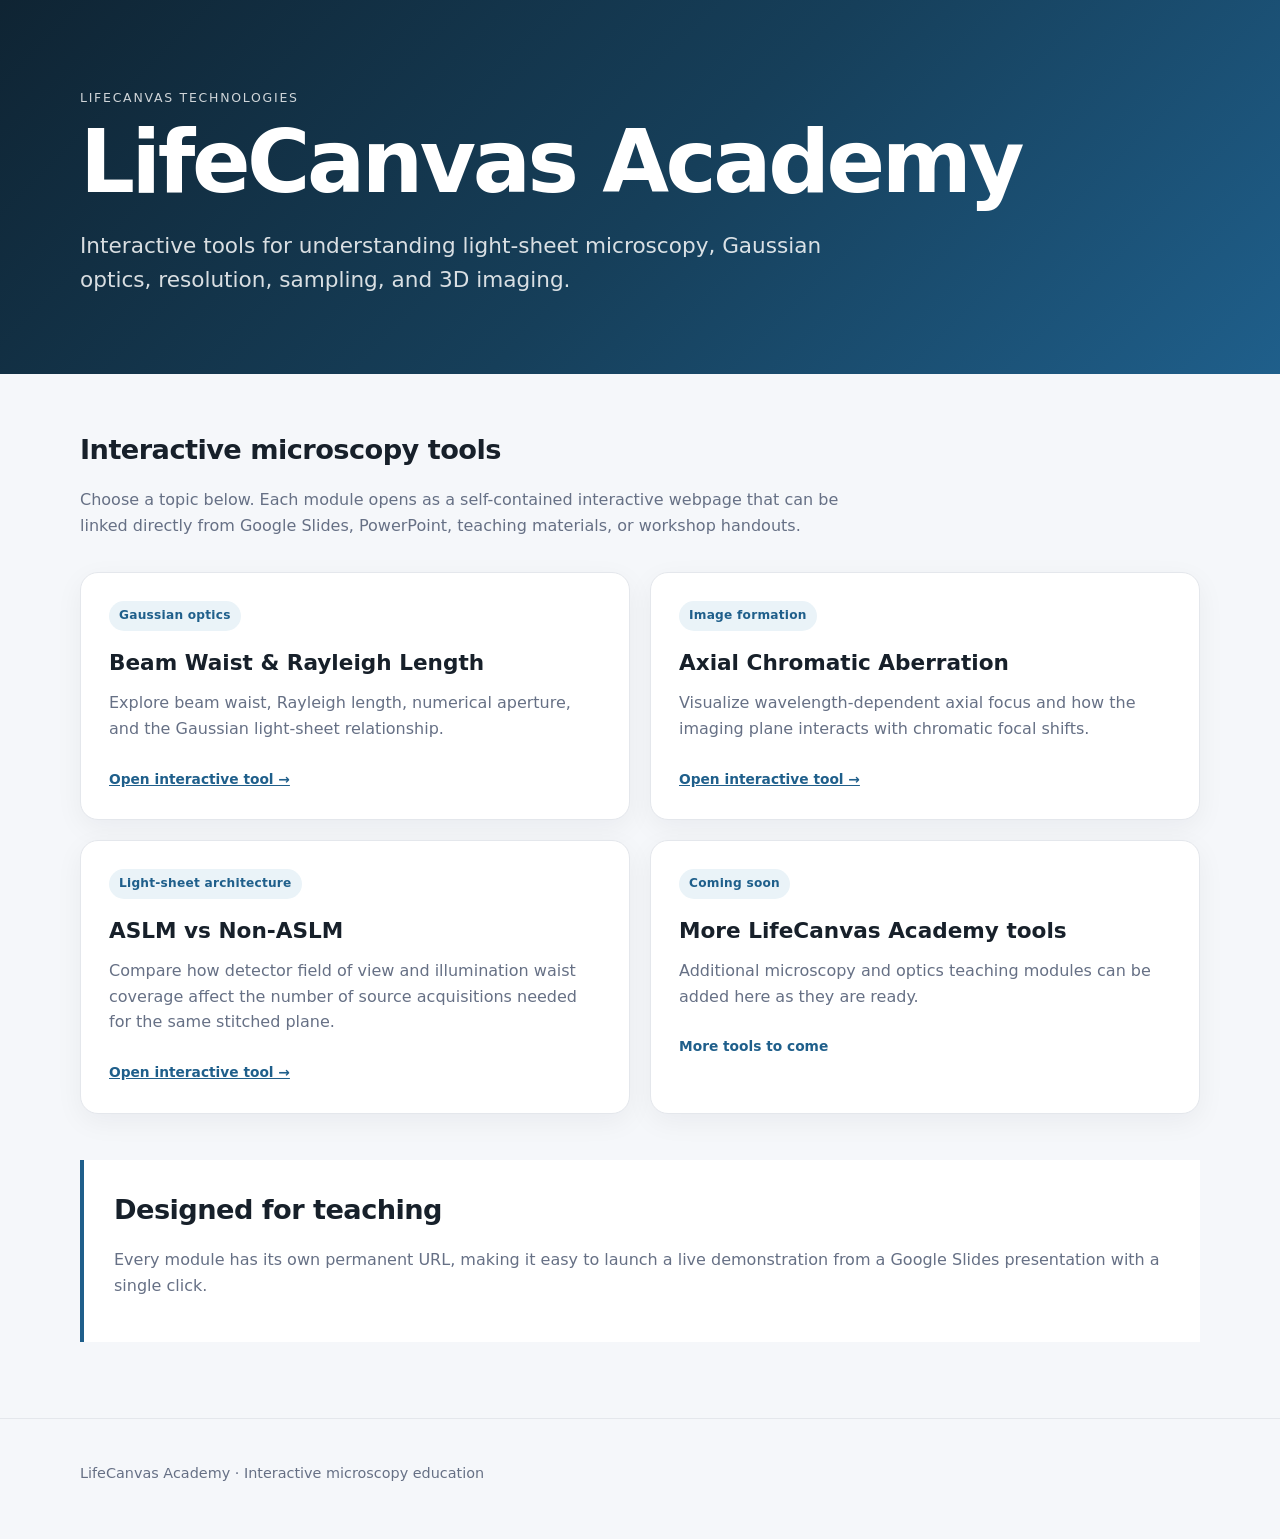
<file: index.html>
<!doctype html>
<html lang="en">
<head>
  <meta charset="utf-8">
  <meta name="viewport" content="width=device-width,initial-scale=1">
  <meta name="description" content="Interactive microscopy and optical education tools from LifeCanvas Technologies.">
  <title>LifeCanvas Academy | Interactive Microscopy Tools</title>
  <link rel="stylesheet" href="assets/styles.css">
</head>
<body>
  <header class="hero">
    <div class="wrap">
      <p class="eyebrow">LifeCanvas Technologies</p>
      <h1>LifeCanvas Academy</h1>
      <p class="lede">Interactive tools for understanding light-sheet microscopy, Gaussian optics, resolution, sampling, and 3D imaging.</p>
    </div>
  </header>

  <main class="wrap">
    <section class="intro">
      <h2>Interactive microscopy tools</h2>
      <p>Choose a topic below. Each module opens as a self-contained interactive webpage that can be linked directly from Google Slides, PowerPoint, teaching materials, or workshop handouts.</p>
    </section>

    <section class="grid" aria-label="LifeCanvas Academy tools">
      <article class="card">
        <span class="tag">Gaussian optics</span>
        <h3>Beam Waist & Rayleigh Length</h3>
        <p>Explore beam waist, Rayleigh length, numerical aperture, and the Gaussian light-sheet relationship.</p>
        <a class="status" href="beam-waist-rayleigh-length/">Open interactive tool →</a>
      </article>

      <article class="card">
        <span class="tag">Image formation</span>
        <h3>Axial Chromatic Aberration</h3>
        <p>Visualize wavelength-dependent axial focus and how the imaging plane interacts with chromatic focal shifts.</p>
        <a class="status" href="axial-chromatic-aberration/">Open interactive tool →</a>
      </article>

      <article class="card">
        <span class="tag">Light-sheet architecture</span>
        <h3>ASLM vs Non-ASLM</h3>
        <p>Compare how detector field of view and illumination waist coverage affect the number of source acquisitions needed for the same stitched plane.</p>
        <a class="status" href="aslm-vs-non-aslm/">Open interactive tool →</a>
      </article>

      <article class="card">
        <span class="tag">Coming soon</span>
        <h3>More LifeCanvas Academy tools</h3>
        <p>Additional microscopy and optics teaching modules can be added here as they are ready.</p>
        <span class="status">More tools to come</span>
      </article>
    </section>

    <section class="slides">
      <h2>Designed for teaching</h2>
      <p>Every module has its own permanent URL, making it easy to launch a live demonstration from a Google Slides presentation with a single click.</p>
    </section>
  </main>

  <footer>
    <div class="wrap">
      <p>LifeCanvas Academy · Interactive microscopy education</p>
    </div>
  </footer>
</body>
</html>
</file>
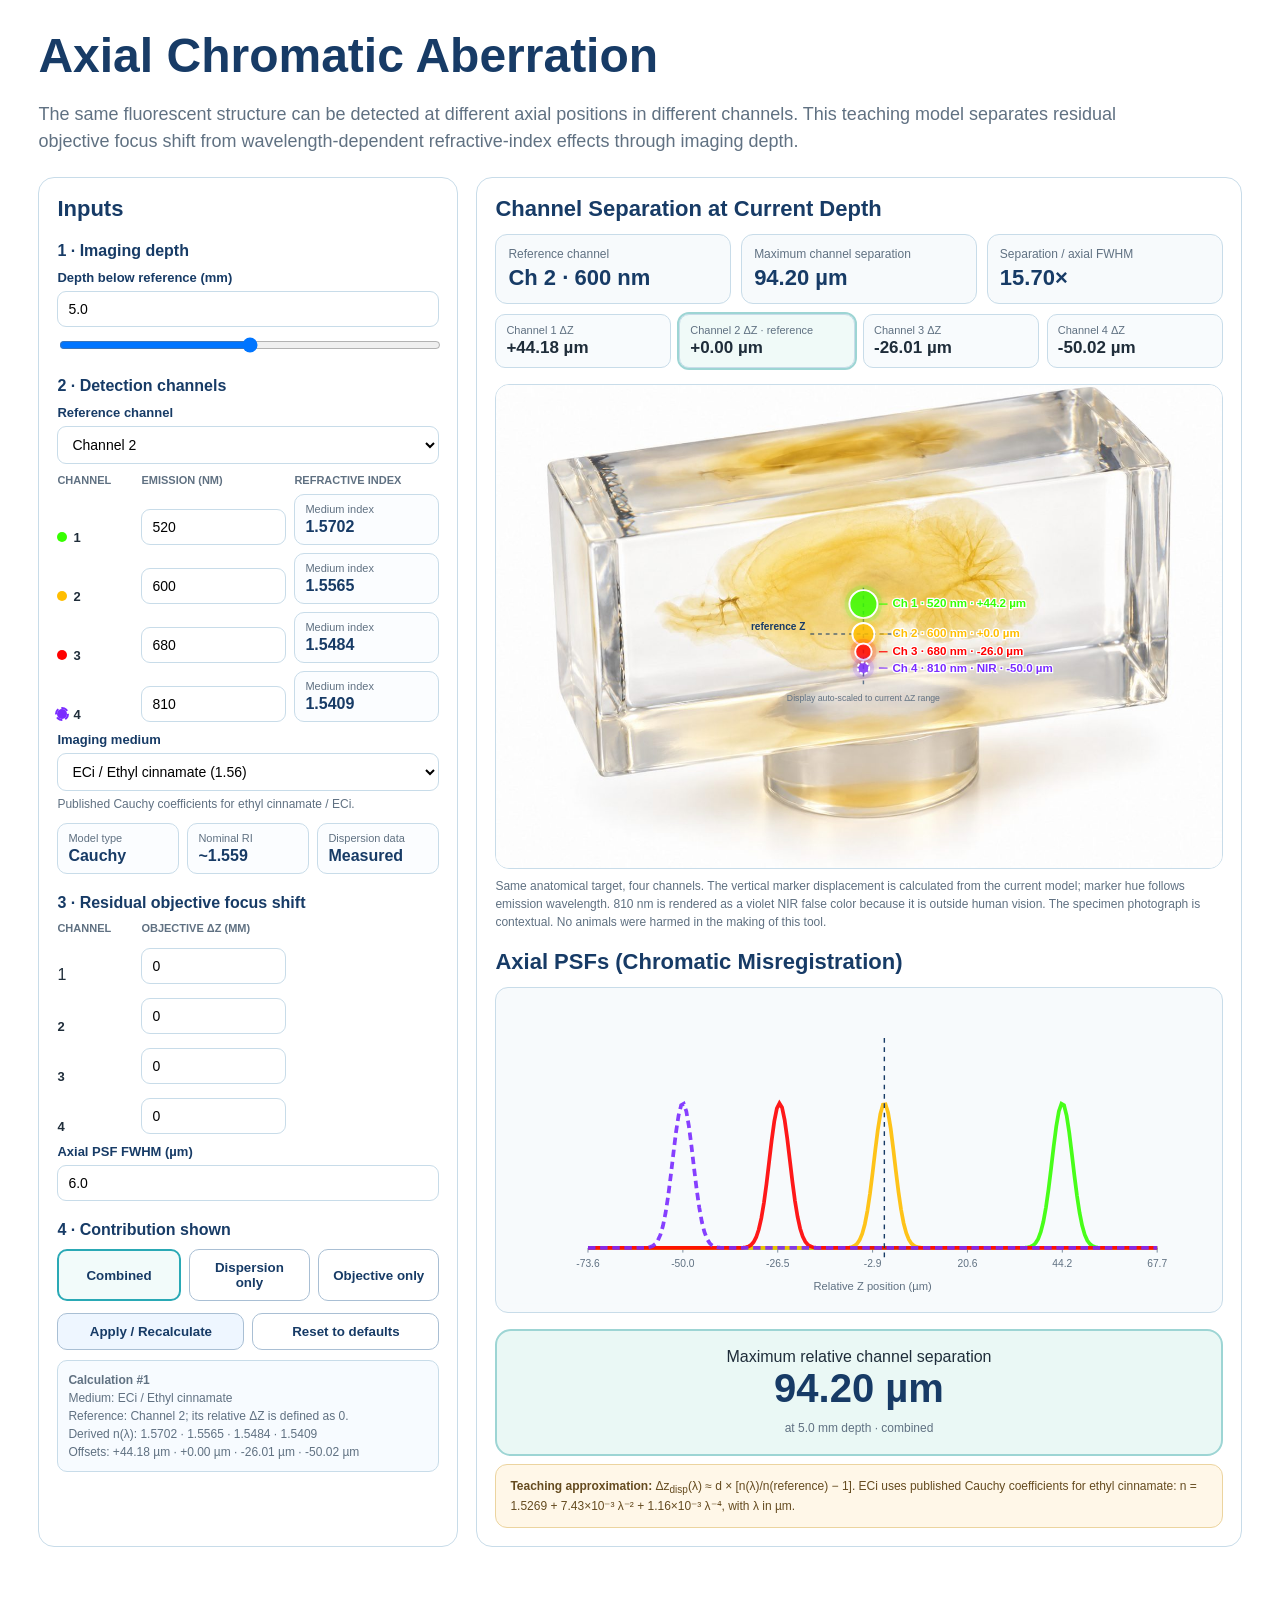
<file: axial-chromatic-aberration/index.html>
<!doctype html>
<html lang="en">
<head>
<meta charset="utf-8">
<meta name="viewport" content="width=device-width,initial-scale=1">
<title>LifeCanvas Academy — Axial Chromatic Aberration v11</title>
<style>
:root{--navy:#173b66;--teal:#2aa9b5;--text:#1f2d3a;--muted:#607182;--border:#c8dce9;--panel:#f7fafc;}
*{box-sizing:border-box}
body{margin:0;background:#fff;color:var(--text);font-family:Arial,Helvetica,sans-serif}
main{width:min(1240px,94%);margin:28px auto 54px}
h1{margin:.2rem 0 .5rem;color:var(--navy);font-size:clamp(30px,5vw,48px)}
.eyebrow{color:var(--teal);font-size:13px;font-weight:800;letter-spacing:.08em;text-transform:uppercase}
.lede{color:var(--muted);font-size:18px;line-height:1.5;max-width:1100px}
.layout{display:grid;grid-template-columns:420px minmax(0,1fr);gap:18px;margin-top:22px}
.panel{border:1px solid var(--border);border-radius:16px;padding:18px;background:#fff;min-width:0}
h2{margin:0 0 12px;color:var(--navy);font-size:22px}
h3{margin:20px 0 8px;color:var(--navy);font-size:16px}
label{display:block;margin-top:10px;color:var(--navy);font-size:13px;font-weight:800}
input[type=number],select{width:100%;margin-top:6px;padding:9px 10px;border:1px solid var(--border);border-radius:9px;font-size:14px;background:white}
input[type=range]{width:100%;margin-top:10px}
.helper{margin-top:5px;color:var(--muted);font-size:12px;line-height:1.45}
.channelGrid{display:grid;grid-template-columns:76px 1fr 1fr;gap:8px;align-items:end;margin-top:10px}
.chHead{font-size:11px;color:var(--muted);font-weight:800;text-transform:uppercase}
.chLabel{font-weight:900;font-size:13px}
.dot{display:inline-block;width:10px;height:10px;border-radius:50%;margin-right:6px}
.btnRow{display:grid;grid-template-columns:1fr 1fr;gap:8px;margin-top:12px}
button{border:1px solid #a9bfd4;border-radius:10px;padding:10px 12px;background:#eef6ff;color:var(--navy);font-weight:800;cursor:pointer}
button.secondary{background:#fff}
.status{margin-top:10px;padding:10px;border-radius:10px;background:#f7fbff;border:1px solid var(--border);font-size:12px;color:var(--muted);line-height:1.5}
.metrics{display:grid;grid-template-columns:repeat(3,1fr);gap:10px;margin-top:8px}
.metric{border:1px solid var(--border);border-radius:12px;background:var(--panel);padding:12px}
.metric .k{font-size:12px;color:var(--muted)}
.metric .v{font-size:22px;font-weight:900;color:var(--navy);margin-top:4px}
.modeRow{display:flex;gap:8px;margin-top:10px;flex-wrap:wrap}
.modeRow button{flex:1;min-width:120px;background:white}
.modeRow button.active{border:2px solid var(--teal);background:#f2fbfa}
.brainstage{position:relative;margin-top:16px;border:1px solid var(--border);border-radius:14px;overflow:hidden;background:#fff;aspect-ratio:3/2}
.brainstage img{position:absolute;inset:0;width:100%;height:100%;object-fit:cover}
.brainstage svg{position:absolute;inset:0;width:100%;height:100%}
.section{margin-top:18px}
.svgwrap{border:1px solid var(--border);border-radius:13px;background:var(--panel);padding:8px}
svg{display:block;width:100%;height:auto}
.equation{margin-top:16px;border:2px solid #9dd5d4;border-radius:16px;background:#eaf8f5;padding:17px;text-align:center}
.equation .result{font-size:40px;font-weight:900;color:var(--navy)}
.caption,.note{font-size:12px;color:var(--muted);line-height:1.5;margin-top:8px}
.note{padding:12px 14px;border:1px solid #ecd49f;border-radius:12px;background:#fff7e8;color:#654b1f}
.offsetGrid{display:grid;grid-template-columns:repeat(4,1fr);gap:8px;margin:10px 0 0}
.offsetCard{border:1px solid var(--border);border-radius:10px;background:#f8fbfd;padding:9px 10px}
.offsetCard .ocK{font-size:11px;color:var(--muted)}
.offsetCard .ocV{font-size:17px;font-weight:900;margin-top:2px}
.offsetCard.ref{outline:2px solid #9dd5d4;background:#f0faf8}
.miniCards{display:grid;grid-template-columns:repeat(3,1fr);gap:8px;margin-top:10px}
.mini{border:1px solid var(--border);border-radius:10px;background:#fbfdff;padding:8px 10px}
.mini .k{font-size:11px;color:var(--muted)}
.mini .v{font-size:16px;font-weight:900;color:var(--navy);margin-top:3px}
@media(max-width:980px){.layout{grid-template-columns:1fr}}
@media(max-width:650px){.metrics,.channelGrid,.offsetGrid,.miniCards{grid-template-columns:1fr}}
</style>
</head>
<body>
<main>

<h1>Axial Chromatic Aberration</h1>
<p class="lede">The same fluorescent structure can be detected at different axial positions in different channels. This teaching model separates residual objective focus shift from wavelength-dependent refractive-index effects through imaging depth.</p>
<div class="layout">
<section class="panel">
<h2>Inputs</h2>
<h3>1 · Imaging depth</h3>
<label for="depth">Depth below reference (mm)</label><input id="depth" type="number" min="0" max="20" step="0.1" value="5.0">
<input id="depthSlider" type="range" min="0" max="10" step="0.1" value="5.0">
<h3>2 · Detection channels</h3>
<label for="refChannel">Reference channel</label>
<select id="refChannel"><option value="0">Channel 1</option><option value="1" selected>Channel 2</option><option value="2">Channel 3</option><option value="3">Channel 4</option></select>
<div class="channelGrid">
<div class="chHead">Channel</div><div class="chHead">Emission (nm)</div><div class="chHead">Refractive Index</div>
<div class="chLabel"><span class="dot" id="dot1"></span>1</div><input id="wl1" type="number" value="520" step="1"><div class="mini"><div class="k">Medium index</div><div class="v" id="n1disp">—</div></div>
<div class="chLabel"><span class="dot" id="dot2"></span>2</div><input id="wl2" type="number" value="600" step="1"><div class="mini"><div class="k">Medium index</div><div class="v" id="n2disp">—</div></div>
<div class="chLabel"><span class="dot" id="dot3"></span>3</div><input id="wl3" type="number" value="680" step="1"><div class="mini"><div class="k">Medium index</div><div class="v" id="n3disp">—</div></div>
<div class="chLabel"><span class="dot" id="dot4"></span>4</div><input id="wl4" type="number" value="810" step="1"><div class="mini"><div class="k">Medium index</div><div class="v" id="n4disp">—</div></div>
</div>
<label for="medium">Imaging medium</label>
<select id="medium">
<option value="water">Water (1.33)</option>
<option value="glycerol">Glycerol (1.47)</option>
<option value="easyindex">EasyIndex (1.52)</option>
<option value="dbe">DBE / Dibenzyl ether (1.56)</option>
<option value="eci" selected>ECi / Ethyl cinnamate (1.56)</option>
</select>
<div class="helper" id="mediumHelper">The tool derives n(λ) from the selected medium model at the four emission wavelengths. Channel colors follow wavelength; wavelengths beyond the visible range are shown using an explicit NIR false-color convention.</div>
<div class="miniCards">
<div class="mini"><div class="k">Model type</div><div class="v" id="modelType">—</div></div>
<div class="mini"><div class="k">Nominal RI</div><div class="v" id="nominalRi">—</div></div>
<div class="mini"><div class="k">Dispersion data</div><div class="v" id="modelStatus">—</div></div>
</div>
<h3>3 · Residual objective focus shift</h3>
<div class="channelGrid">
<div class="chHead">Channel</div><div class="chHead">Objective ΔZ (µm)</div><div></div>
<div class="ch Label">1</div><input id="obj1" type="number" value="0" step="0.1"><div></div>
<div class="chLabel">2</div><input id="obj2" type="number" value="0" step="0.1"><div></div>
<div class="chLabel">3</div><input id="obj3" type="number" value="0" step="0.1"><div></div>
<div class="chLabel">4</div><input id="obj4" type="number" value="0" step="0.1"><div></div>
</div>
<label for="fwhm">Axial PSF FWHM (µm)</label><input id="fwhm" type="number" min="0.2" value="6.0" step="0.1">
<h3>4 · Contribution shown</h3>
<div class="modeRow"><button type="button" data-mode="combined" class="active">Combined</button><button type="button" data-mode="disp">Dispersion only</button><button type="button" data-mode="obj">Objective only</button></div>
<div class="btnRow"><button id="applyBtn" type="button">Apply / Recalculate</button><button id="resetBtn" type="button" class="secondary">Reset to defaults</button></div>
<div class="status" id="status">Calculation not yet run.</div>
</section>
<section class="panel">
<h2>Channel Separation at Current Depth</h2>
<div class="metrics">
<div class="metric"><div class="k">Reference channel</div><div class="v" id="mRef">—</div></div>
<div class="metric"><div class="k">Maximum channel separation</div><div class="v" id="mSep">—</div></div>
<div class="metric"><div class="k">Separation / axial FWHM</div><div class="v" id="mFrac">—</div></div>
</div>
<div class="offsetGrid" aria-live="polite">
<div class="offsetCard" id="offCard1"><div class="ocK">Channel 1 ΔZ</div><div class="ocV" id="off1">—</div></div>
<div class="offsetCard" id="offCard2"><div class="ocK">Channel 2 ΔZ</div><div class="ocV" id="off2">—</div></div>
<div class="offsetCard" id="offCard3"><div class="ocK">Channel 3 ΔZ</div><div class="ocV" id="off3">—</div></div>
<div class="offsetCard" id="offCard4"><div class="ocK">Channel 4 ΔZ</div><div class="ocV" id="off4">—</div></div>
</div>
<div class="brainstage">
<img src="[data-uri]">
<svg id="brainSvg" viewBox="0 0 1500 1000" aria-label="Axial channel displacement in a cleared mouse brain">
<defs><filter id="glow"><feGaussianBlur stdDeviation="9" result="b"/><feMerge><feMergeNode in="b"/><feMergeNode in="SourceGraphic"/></feMerge></filter></defs>
<line x1="760" y1="420" x2="760" y2="620" stroke="#173b66" stroke-width="3" stroke-dasharray="8 8" opacity=".65"/>
<g id="brainMarkers"></g>
</svg>
</div>
<div class="caption">Same anatomical target, four channels. The vertical marker displacement is calculated from the current model; marker hue follows emission wavelength. 810 nm is rendered as a violet NIR false color because it is outside human vision. The specimen photograph is contextual. No animals were harmed in the making of this tool.</div>
<div class="section">
<h2>Axial PSFs (Chromatic Misregistration)</h2>
<div class="svgwrap"><svg id="focusSvg" viewBox="0 0 760 330"><rect width="760" height="330" fill="#f7fafc"/><line x1="90" y1="270" x2="700" y2="270" stroke="#789" stroke-width="1.5"/><g id="ticks"></g><g id="curves"></g><line id="refLine" x1="395" y1="45" x2="395" y2="285" stroke="#173b66" stroke-width="1.5" stroke-dasharray="5 5"/><text x="395" y="315" text-anchor="middle" fill="#607182" font-size="12">Relative Z position (µm)</text></svg></div>
</div>
<div class="equation"><div>Maximum relative channel separation</div><div class="result" id="eqResult">—</div><div id="eqSub" class="caption"></div></div>
<div class="note" id="formulaNote"><b>Teaching approximation:</b> Δz<sub>disp</sub>(λ) ≈ d × [n(λ)/n(reference) − 1]. The medium model supplies n(λ). This is deliberately a paraxial estimator, not a complete high-NA, multi-interface PSF calculation.</div>
</section>
</div>
</main>
<script>
(()=>{
'use strict';
const defaults={depth:'5.0',refChannel:'1',wl1:'520',wl2:'600',wl3:'680',wl4:'810',medium:'eci',obj1:'0',obj2:'0',obj3:'0',obj4:'0',fwhm:'6.0'};
function wavelengthColor(wl){
  // Approximate visible-spectrum RGB (380–780 nm). NIR is intentionally false-colored violet.
  if(wl>780) return '#7a2cff';
  if(wl<380) return '#59636e';
  let r=0,g=0,b=0;
  if(wl<440){r=-(wl-440)/(440-380); b=1;}
  else if(wl<490){g=(wl-440)/(490-440); b=1;}
  else if(wl<510){g=1; b=-(wl-510)/(510-490);}
  else if(wl<580){r=(wl-510)/(580-510); g=1;}
  else if(wl<645){r=1; g=-(wl-645)/(645-580);}
  else {r=1;}
  let factor=1;
  if(wl<420) factor=0.3+0.7*(wl-380)/(420-380);
  else if(wl>700) factor=0.3+0.7*(780-wl)/(780-700);
  const gamma=0.8, cv=x=>Math.round(255*Math.pow(Math.max(0,x*factor),gamma));
  return `rgb(${cv(r)}, ${cv(g)}, ${cv(b)})`;
}
function isNIR(wl){return wl>780;}

const $=id=>document.getElementById(id);
let mode='combined';
let renderCount=0;
const media={
water:{available:true,label:'Water', nominal:'~1.333', modelType:'Sellmeier', status:'Measured', helper:'Measured Sellmeier model for water (20 °C).', note:'Water uses a four-term Sellmeier model (Daimon/Masumura style coefficients).', n: wl=>{const l=wl/1000, l2=l*l; return Math.sqrt(1 + 0.5684027565*l2/(l2-0.005101829712) + 0.1726177391*l2/(l2-0.01821153936) + 0.02086189578*l2/(l2-0.02620722293) + 0.1130748688*l2/(l2-10.69792721));}},
glycerol:{available:true,label:'Glycerol', nominal:'~1.473', modelType:'Cauchy', status:'Approx. fit', helper:'Approximate visible-range Cauchy fit for glycerol.', note:'Glycerol uses an approximate visible-range Cauchy fit anchored to typical literature values near the F, d, and C Fraunhofer lines.', n: wl=>{const l=wl/1000; return 1.4607920437 + 0.0047515605/(l*l) - 0.0001898814/(l*l*l*l);}},
easyindex:{available:true,label:'EasyIndex', nominal:'1.52', modelType:'Cauchy fit', status:'Cargille E Line', helper:'EasyIndex surrogate using Cargille Series E nD 1.5200 Cauchy dispersion model.', note:'EasyIndex does not currently have a published wavelength-resolved dispersion model in this tool. For teaching, it is modeled with Cargille Series E nD = 1.5200 as a nominal-RI-matched surrogate: n(λ) = 1.495639 + 6086.486/λ² + 8.24232×10⁸/λ⁴, with λ in nm. This is a surrogate, not a measurement of EasyIndex.', n: wl=>1.495639 + 6086.486/(wl*wl) + 8.24232e8/(wl*wl*wl*wl)},
dbe:{available:true,label:'DBE / Dibenzyl ether', nominal:'~1.563', modelType:'Cauchy', status:'Provisional', helper:'Provisional visible-range Cauchy approximation for DBE.', note:'DBE currently uses a provisional visible-range Cauchy approximation chosen to preserve its high nominal RI and stronger dispersion than ECi. Treat this as a teaching approximation, not a validated spectral measurement set.', n: wl=>{const l=wl/1000; return 1.5514867707 + 0.0018990812/(l*l) + 0.0006686883/(l*l*l*l);}},
eci:{available:true,label:'ECi / Ethyl cinnamate', nominal:'~1.559', modelType:'Cauchy', status:'Measured', helper:'Published Cauchy coefficients for ethyl cinnamate / ECi.', note:'ECi uses published Cauchy coefficients for ethyl cinnamate: n = 1.5269 + 7.43×10⁻³ λ⁻² + 1.16×10⁻³ λ⁻⁴, with λ in µm.', n: wl=>{const l=wl/1000; return 1.5269 + 0.00743/(l*l) + 0.00116/(l*l*l*l);}}
};
function num(id,fb){const v=Number($(id).value); return Number.isFinite(v)?v:fb;}
function fmt(v,d=2){return `${v>=0?'+':''}${v.toFixed(d)} µm`;}
function getState(){
const depth=Math.max(0,num('depth',5));
const ref=Math.max(0,Math.min(3,parseInt($('refChannel').value,10)||0));
const wl=[num('wl1',520),num('wl2',600),num('wl3',680),num('wl4',810)];
const mediumKey=media[$('medium').value] ? $('medium').value : 'eci';
const medium=media[mediumKey];
const n=wl.map(w=>medium.n(w));
const obj=[num('obj1',0),num('obj2',0),num('obj3',0),num('obj4',0)];
const fwhm=Math.max(.2,num('fwhm',6));
const nref=n[ref];
const canDisp=!!medium.available;
const disp=canDisp ? n.map(v=>depth*1000*(v/nref-1)) : null;
const objRel=obj.map(v=>v-obj[ref]);
const combined=canDisp ? disp.map((v,i)=>v+objRel[i]) : null;
const offsets=mode==='obj' ? objRel : (canDisp ? (mode==='disp' ? disp : combined) : null);
const colors=wl.map(wavelengthColor);
return {depth,ref,wl,colors,medium,mediumKey,n,obj,fwhm,canDisp,disp,objRel,combined,offsets};
}
function drawBrain(s){
const g=$('brainMarkers'); g.innerHTML=''; const ns='http://www.w3.org/2000/svg';
if(!s.offsets){
const t1=document.createElementNS(ns,'text'); t1.setAttribute('x','750'); t1.setAttribute('y','500'); t1.setAttribute('text-anchor','middle'); t1.setAttribute('font-size','28'); t1.setAttribute('font-weight','900'); t1.setAttribute('fill','#173b66'); t1.textContent='Dispersion model unavailable'; g.appendChild(t1);
const t2=document.createElementNS(ns,'text'); t2.setAttribute('x','750'); t2.setAttribute('y','536'); t2.setAttribute('text-anchor','middle'); t2.setAttribute('font-size','20'); t2.setAttribute('fill','#607182'); t2.textContent='Nominal RI alone cannot predict channel Z separation.'; g.appendChild(t2);
return;
}
const vals=s.offsets; const min=Math.min(...vals,0), max=Math.max(...vals,0), sep=Math.max(1e-9,max-min);
const top=430,bottom=610,x=760,pad=sep<1e-6?1:sep*.18,lo=min-pad,hi=max+pad;
const mapY=v=>bottom-(v-lo)/(hi-lo)*(bottom-top);
const y0=sep<1e-6?(top+bottom)/2:mapY(0);
const baseline=document.createElementNS(ns,'line'); baseline.setAttribute('x1','650'); baseline.setAttribute('x2','875'); baseline.setAttribute('y1',y0); baseline.setAttribute('y2',y0); baseline.setAttribute('stroke','#173b66'); baseline.setAttribute('stroke-width','3'); baseline.setAttribute('stroke-dasharray','8 8'); baseline.setAttribute('opacity','.70'); g.appendChild(baseline);
const zlab=document.createElementNS(ns,'text'); zlab.setAttribute('x','640'); zlab.setAttribute('y',y0-8); zlab.setAttribute('text-anchor','end'); zlab.setAttribute('font-size','21'); zlab.setAttribute('font-weight','800'); zlab.setAttribute('fill','#173b66'); zlab.textContent='reference Z'; g.appendChild(zlab);
const markers=vals.map((v,i)=>({i,v,y:sep<1e-6?(top+bottom)/2:mapY(v)}));
const labelPos=markers.slice().sort((a,b)=>a.y-b.y).map(o=>({...o,ly:o.y}));
const gap=34;
for(let k=1;k<labelPos.length;k++) if(labelPos[k].ly-labelPos[k-1].ly<gap) labelPos[k].ly=labelPos[k-1].ly+gap;
const overflow=labelPos[labelPos.length-1].ly-(bottom+20); if(overflow>0) labelPos.forEach(o=>o.ly-=overflow);
const under=(top-20)-labelPos[0].ly; if(under>0) labelPos.forEach(o=>o.ly+=under);
const lyByI=Object.fromEntries(labelPos.map(o=>[o.i,o.ly])); const radii=[29,23,17,12];
markers.forEach(({i,v,y})=>{
const halo=document.createElementNS(ns,'circle'); halo.setAttribute('cx',x); halo.setAttribute('cy',y); halo.setAttribute('r',radii[i]+10); halo.setAttribute('fill',s.colors[i]); halo.setAttribute('fill-opacity','.15'); halo.setAttribute('filter','url(#glow)'); g.appendChild(halo);
const c=document.createElementNS(ns,'circle'); c.setAttribute('cx',x); c.setAttribute('cy',y); c.setAttribute('r',radii[i]); c.setAttribute('fill',s.colors[i]); c.setAttribute('fill-opacity','.78'); c.setAttribute('stroke','#fff'); c.setAttribute('stroke-width','4'); if(isNIR(s.wl[i])) c.setAttribute('stroke-dasharray','6 4'); g.appendChild(c);
const ly=lyByI[i];
const connector=document.createElementNS(ns,'line'); connector.setAttribute('x1',x+32); connector.setAttribute('y1',y); connector.setAttribute('x2','810'); connector.setAttribute('y2',ly); connector.setAttribute('stroke',s.colors[i]); connector.setAttribute('stroke-width','3'); connector.setAttribute('opacity','.8'); g.appendChild(connector);
const t=document.createElementNS(ns,'text'); t.setAttribute('x','820'); t.setAttribute('y',ly+7); t.setAttribute('fill',s.colors[i]); t.setAttribute('font-size','24'); t.setAttribute('font-weight','900'); t.setAttribute('paint-order','stroke'); t.setAttribute('stroke','#fff'); t.setAttribute('stroke-width','5'); t.textContent=`Ch ${i+1} · ${s.wl[i].toFixed(0)} nm${isNIR(s.wl[i])?' · NIR':''} · ${fmt(v,1)}`; g.appendChild(t);
});
const scale=document.createElementNS(ns,'text'); scale.setAttribute('x','760'); scale.setAttribute('y','655'); scale.setAttribute('text-anchor','middle'); scale.setAttribute('font-size','18'); scale.setAttribute('fill','#607182'); scale.textContent=sep<1e-6?'Channels coincide at the reference Z':'Display auto-scaled to current ΔZ range'; g.appendChild(scale);
}
function drawPSF(s){
const ticks=$('ticks'), curves=$('curves'); ticks.innerHTML=''; curves.innerHTML='';
if(!s.offsets){
$('refLine').setAttribute('x1','395'); $('refLine').setAttribute('x2','395');
const ns='http://www.w3.org/2000/svg';
const t=document.createElementNS(ns,'text'); t.setAttribute('x','395'); t.setAttribute('y','150'); t.setAttribute('text-anchor','middle'); t.setAttribute('font-size','20'); t.setAttribute('font-weight','800'); t.setAttribute('fill','#173b66'); t.textContent='No spectral dispersion model for this medium'; curves.appendChild(t);
const t2=document.createElementNS(ns,'text'); t2.setAttribute('x','395'); t2.setAttribute('y','178'); t2.setAttribute('text-anchor','middle'); t2.setAttribute('font-size','13'); t2.setAttribute('fill','#607182'); t2.textContent='Use objective-only mode, or select a medium with wavelength-dependent n(λ).'; curves.appendChild(t2);
return;
}
const lo=Math.min(...s.offsets), hi=Math.max(...s.offsets), span=Math.max(hi-lo,1), pad=Math.max(s.fwhm*1.5,span*.25,3), z0=lo-pad, z1=hi+pad;
const x0=90, x1=700, yBase=270, amp=155, sigma=s.fwhm/2.355, ns='http://www.w3.org/2000/svg';
const sx=z=>x0+(z-z0)/(z1-z0)*(x1-x0);
for(let i=0;i<=6;i++){ const z=z0+(z1-z0)*i/6, x=sx(z); const tick=document.createElementNS(ns,'line'); tick.setAttribute('x1',x); tick.setAttribute('x2',x); tick.setAttribute('y1',yBase); tick.setAttribute('y2',yBase+5); tick.setAttribute('stroke','#789'); ticks.appendChild(tick); const tx=document.createElementNS(ns,'text'); tx.setAttribute('x',x); tx.setAttribute('y',290); tx.setAttribute('text-anchor','middle'); tx.setAttribute('font-size','11'); tx.setAttribute('fill','#607182'); tx.textContent=z.toFixed(1); ticks.appendChild(tx); }
$('refLine').setAttribute('x1',sx(0)); $('refLine').setAttribute('x2',sx(0));
s.offsets.forEach((mu,i)=>{ let d=''; for(let k=0;k<=220;k++){ const z=z0+(z1-z0)*k/220, y=yBase-amp*Math.exp(-.5*Math.pow((z-mu)/sigma,2)); d+=(k?'L':'M')+sx(z).toFixed(2)+' '+y.toFixed(2)+' '; } const p=document.createElementNS(ns,'path'); p.setAttribute('d',d); p.setAttribute('fill','none'); p.setAttribute('stroke',s.colors[i]); p.setAttribute('stroke-width','4'); p.setAttribute('opacity','.9'); if(isNIR(s.wl[i])) p.setAttribute('stroke-dasharray','8 5'); curves.appendChild(p); });
}
function render(){
const s=getState(); renderCount++;
const nFmt = s.canDisp ? v=>v.toFixed(4) : v=>`${v.toFixed(4)}*`;
$('n1disp').textContent=nFmt(s.n[0]); $('n2disp').textContent=nFmt(s.n[1]); $('n3disp').textContent=nFmt(s.n[2]); $('n4disp').textContent=nFmt(s.n[3]);
for(let i=0;i<4;i++){ const dot=$('dot'+(i+1)); dot.style.background=s.colors[i]; dot.style.outline=isNIR(s.wl[i])?'2px dashed #7a2cff':'none'; dot.title=isNIR(s.wl[i])?`${s.wl[i].toFixed(0)} nm · near-infrared (false color)`:`${s.wl[i].toFixed(0)} nm`; }
$('mediumHelper').textContent=s.canDisp ? s.medium.helper : 'Nominal RI is known, but a wavelength-dependent dispersion model is not available for this medium.';
$('modelType').textContent=s.medium.modelType; $('nominalRi').textContent=s.medium.nominal; $('modelStatus').textContent=s.medium.status;
$('formulaNote').innerHTML=`<b>Teaching approximation:</b> Δz<sub>disp</sub>(λ) ≈ d × [n(λ)/n(reference) − 1]. ${s.medium.note}`;
$('mRef').textContent=`Ch ${s.ref+1} · ${s.wl[s.ref].toFixed(0)} nm`;
if(s.offsets){
  const sep=Math.max(...s.offsets)-Math.min(...s.offsets);
  $('mSep').textContent=`${sep.toFixed(2)} µm`; $('mFrac').textContent=`${(sep/s.fwhm).toFixed(2)}×`;
  $('eqResult').textContent=`${sep.toFixed(2)} µm`; $('eqSub').textContent=`at ${s.depth.toFixed(1)} mm depth · ${mode==='combined'?'combined':mode==='disp'?'dispersion only':'objective only'}`;
  for(let i=0;i<4;i++){ $('off'+(i+1)).textContent=fmt(s.offsets[i]); $('offCard'+(i+1)).classList.toggle('ref',i===s.ref); $('offCard'+(i+1)).querySelector('.ocK').textContent=`Channel ${i+1} ΔZ${i===s.ref?' · reference':''}`; }
  $('status').innerHTML=`<b>Calculation #${renderCount}</b><br>Medium: ${s.medium.label}<br>Reference: Channel ${s.ref+1}; its relative ΔZ is defined as 0.<br>Derived n(λ): ${s.n.map(nFmt).join(' · ')}<br>Offsets: ${s.offsets.map(v=>fmt(v)).join(' · ')}`;
} else {
  $('mSep').textContent='N/A'; $('mFrac').textContent='N/A';
  $('eqResult').textContent='N/A'; $('eqSub').textContent=`${mode==='obj' ? 'objective-only mode is still available' : 'dispersion cannot be predicted from nominal RI alone'}`;
  for(let i=0;i<4;i++){ $('off'+(i+1)).textContent='N/A'; $('offCard'+(i+1)).classList.toggle('ref',i===s.ref); $('offCard'+(i+1)).querySelector('.ocK').textContent=`Channel ${i+1} ΔZ${i===s.ref?' · reference':''}`; }
  $('status').innerHTML=`<b>Calculation #${renderCount}</b><br>Medium: ${s.medium.label}<br>Reference: Channel ${s.ref+1}; its relative ΔZ is defined as 0.<br>Derived nominal n: ${s.n.map(nFmt).join(' · ')}<br>No wavelength-dependent dispersion model is available, so chromatic separation cannot be calculated for dispersion or combined mode.`;
}
$('depthSlider').value=Math.min(10,s.depth);
drawBrain(s); drawPSF(s);
}
function setMode(next){ mode=next; document.querySelectorAll('[data-mode]').forEach(b=>b.classList.toggle('active', b.dataset.mode===mode)); render(); }
function resetAll(){ Object.entries(defaults).forEach(([id,val])=>$(id).value=val); $('depthSlider').value=defaults.depth; mode='combined'; document.querySelectorAll('[data-mode]').forEach(b=>b.classList.toggle('active', b.dataset.mode==='combined')); render(); }
['depth','refChannel','wl1','wl2','wl3','wl4','medium','obj1','obj2','obj3','obj4','fwhm'].forEach(id=>{ const el=$(id); el.addEventListener('input',render); el.addEventListener('change',render); el.addEventListener('blur',render); el.addEventListener('keydown',e=>{ if(e.key==='Enter'){ e.preventDefault(); render(); } }); });
$('depthSlider').addEventListener('input',()=>{ $('depth').value=$('depthSlider').value; render(); });
document.querySelectorAll('[data-mode]').forEach(b=>b.addEventListener('click',()=>setMode(b.dataset.mode)));
$('applyBtn').addEventListener('click',render);
$('resetBtn').addEventListener('click',resetAll);
render();
})();
</script>
</body>
</html>
</file>
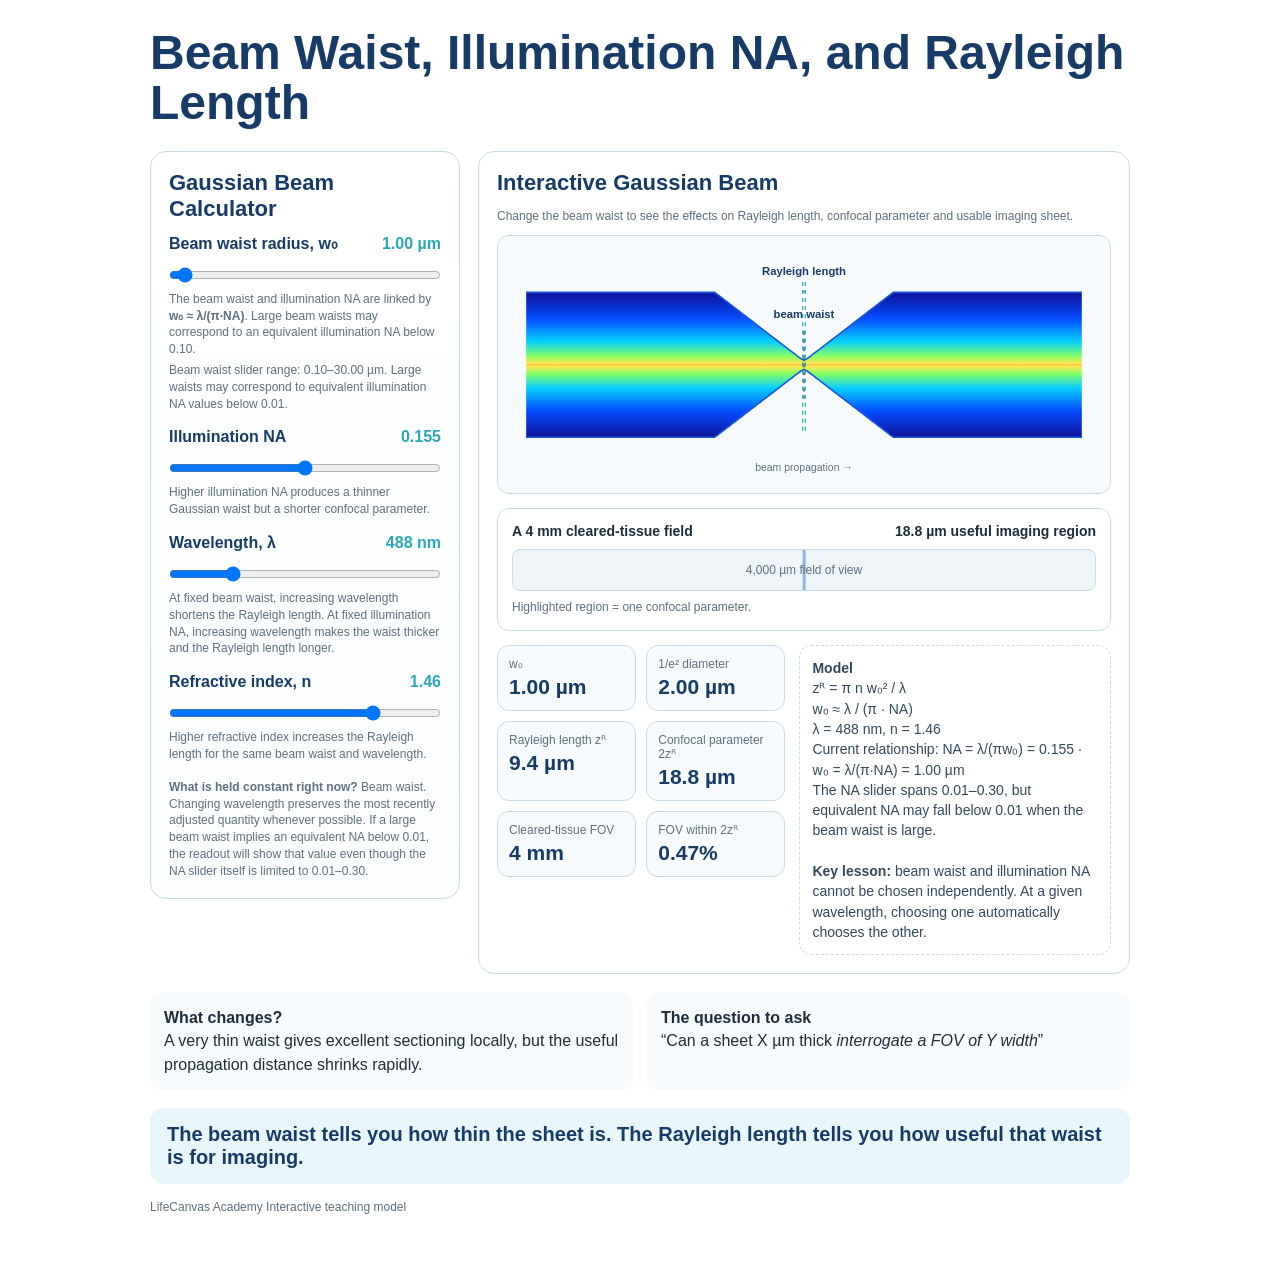
<file: beam-waist-rayleigh-length/index.html>
<!doctype html>
<html lang="en">
<head>
<meta charset="utf-8">
<meta name="viewport" content="width=device-width, initial-scale=1">
<title>Beam Waist, Illumination NA, and Rayleigh Length</title>
<style>
:root{
  --navy:#173b66;
  --blue:#2f80ed;
  --teal:#2aa9b5;
  --muted:#5f6f7f;
  --border:#c8dce9;
  --panel:#f8fbfd;
  --card:#ffffff;
}
*{box-sizing:border-box}
body{
  margin:0;
  font-family:Arial,Helvetica,sans-serif;
  color:#1f2d3a;
  background:#fff;
}
main{
  width:min(980px,94%);
  margin:28px auto 48px;
}
.eyebrow{
  color:var(--teal);
  font-size:13px;
  font-weight:700;
  letter-spacing:.08em;
  text-transform:uppercase;
}
h1{
  margin:.3rem 0 .45rem;
  color:var(--navy);
  font-size:clamp(30px,5vw,48px);
  line-height:1.05;
}
.lede{
  margin:0;
  color:var(--muted);
  font-size:18px;
  line-height:1.45;
}
.layout{
  display:grid;
  grid-template-columns:310px minmax(0,1fr);
  gap:18px;
  margin-top:22px;
  align-items:start;
}
.panel{
  border:1px solid var(--border);
  border-radius:16px;
  padding:18px;
  background:var(--card);
}
.controls{
  background:linear-gradient(#fff,#fbfdff);
}
h2{
  margin:0 0 12px;
  color:var(--navy);
  font-size:22px;
}
label{
  display:block;
  font-weight:700;
  color:var(--navy);
}
.controlgroup{
  margin-top:16px;
}
.controlgroup:first-of-type{
  margin-top:0;
}
.controlrow{
  display:flex;
  justify-content:space-between;
  gap:12px;
  align-items:baseline;
}
.controlvalue{
  color:var(--teal);
  font-weight:700;
  white-space:nowrap;
}
select{
  width:100%;
  margin:10px 0 6px;
  padding:9px 10px;
  border:1px solid var(--border);
  border-radius:9px;
  background:#fff;
  color:#1f2d3a;
  font-size:14px;
}
input[type="range"]{
  width:100%;
  margin:14px 0 8px;
}
.helper{
  color:var(--muted);
  font-size:12px;
  line-height:1.4;
}
.readouts{
  display:grid;
  grid-template-columns:1fr 1fr;
  gap:10px;
  margin-top:0;
}
.metric{
  border:1px solid var(--border);
  border-radius:12px;
  padding:11px;
  background:var(--panel);
}
.metric .k{
  color:var(--muted);
  font-size:12px;
  margin-bottom:4px;
}
.metric .v{
  color:var(--navy);
  font-size:21px;
  font-weight:700;
}
.formula{
  margin-top:0;
  border:1px dashed var(--border);
  border-radius:12px;
  padding:12px;
  color:#34485b;
  font-size:14px;
  line-height:1.45;
}

.resultsrow{
  display:grid;
  grid-template-columns:minmax(0,1fr) minmax(250px,1.08fr);
  gap:14px;
  margin-top:14px;
  align-items:start;
}

.svgwrap{
  border:1px solid var(--border);
  border-radius:12px;
  background:var(--panel);
  overflow:hidden;
}
svg{display:block;width:100%;height:auto}
.barbox{
  margin-top:14px;
  border:1px solid var(--border);
  border-radius:12px;
  padding:14px;
}
.barlabel{
  display:flex;
  justify-content:space-between;
  gap:16px;
  font-size:14px;
  margin-bottom:10px;
}
.track{
  position:relative;
  height:42px;
  border:1px solid var(--border);
  border-radius:8px;
  background:#eef4f8;
  overflow:hidden;
}
.useful{
  position:absolute;
  top:0;bottom:0;
  left:50%;
  transform:translateX(-50%);
  background:#8bb8df;
  min-width:2px;
}
.centertext{
  position:absolute;
  inset:0;
  display:flex;
  align-items:center;
  justify-content:center;
  font-size:12px;
  color:var(--muted);
  pointer-events:none;
}
.notes{
  display:grid;
  grid-template-columns:1fr 1fr;
  gap:14px;
  margin-top:18px;
}
.note{
  border-radius:12px;
  background:var(--panel);
  padding:14px;
  line-height:1.45;
}
.takeaway{
  margin-top:18px;
  border-radius:14px;
  padding:15px 17px;
  background:#e8f6fa;
  color:var(--navy);
  font-size:20px;
  font-weight:700;
}
.footer{
  margin-top:16px;
  color:var(--muted);
  font-size:12px;
}
@media(max-width:780px){
  .layout,.notes,.resultsrow{grid-template-columns:1fr}
}
</style>
</head>
<body>
<main>
  <h1>Beam Waist, Illumination NA, and Rayleigh Length</h1>

  <div class="layout">
    <section class="panel controls">
      
<h2>Gaussian Beam Calculator</h2>

      <div class="controlgroup">
        <div class="controlrow">
          <label for="waist">Beam waist radius, w₀</label>
          <span class="controlvalue" id="waistControlRead">1.00 µm</span>
        </div>
        <input id="waist" type="range" min="0.10" max="30.00" step="0.01" value="1.00">
        <div class="helper">The beam waist and illumination NA are linked by <strong>w₀ ≈ λ/(π·NA)</strong>. Large beam waists may correspond to an equivalent illumination NA below 0.10.</div>
        <div class="helper" id="waistRangeHelper" style="margin-top:4px">Beam waist slider range: 0.10–30.00 µm.</div>
      </div>

      <div class="controlgroup">
        <div class="controlrow">
          <label for="na">Illumination NA</label>
          <span class="controlvalue" id="naControlRead">0.16</span>
        </div>
        <input id="na" type="range" min="0.01" max="0.30" step="0.001" value="0.155">
        <div class="helper">Higher illumination NA produces a thinner Gaussian waist but a shorter confocal parameter.</div>
      </div>

      <div class="controlgroup">
        <div class="controlrow">
          <label for="wavelength">Wavelength, λ</label>
          <span class="controlvalue" id="wavelengthControlRead">488 nm</span>
        </div>
        <input id="wavelength" type="range" min="405" max="785" step="1" value="488">
        <div class="helper">At fixed beam waist, increasing wavelength shortens the Rayleigh length. At fixed illumination NA, increasing wavelength makes the waist thicker and the Rayleigh length longer.</div>
      </div>

      <div class="controlgroup">
        <div class="controlrow">
          <label for="ri">Refractive index, n</label>
          <span class="controlvalue" id="riControlRead">1.46</span>
        </div>
        <input id="ri" type="range" min="1.00" max="1.60" step="0.01" value="1.46">
        <div class="helper">Higher refractive index increases the Rayleigh length for the same beam waist and wavelength.</div>
      </div>

      <div class="controlgroup">
        <div class="helper"><strong>What is held constant right now?</strong> <span id="driverRead">Beam waist</span>. Changing wavelength preserves the most recently adjusted quantity whenever possible. If a large beam waist implies an equivalent NA below 0.01, the readout will show that value even though the NA slider itself is limited to 0.01–0.30.</div>
      </div>

    </section>

    <section class="panel">
      <h2>Interactive Gaussian Beam</h2>
      <div class="helper" style="margin-bottom:10px">Change the beam waist to see the effects on Rayleigh length, confocal parameter and usable imaging sheet.</div>
      <div class="svgwrap">
        <svg viewBox="0 0 760 320" role="img" aria-label="Gaussian beam showing beam waist and Rayleigh length">
          <defs>
            <linearGradient id="beamOuterFill" x1="0" y1="0" x2="0" y2="1">
              <stop offset="0%" stop-color="#0b0d95" stop-opacity="0.98"/>
              <stop offset="18%" stop-color="#0047ff" stop-opacity="0.98"/>
              <stop offset="34%" stop-color="#00cfff" stop-opacity="0.98"/>
              <stop offset="44%" stop-color="#83ff61" stop-opacity="0.98"/>
              <stop offset="49%" stop-color="#ffe84f" stop-opacity="0.98"/>
              <stop offset="50%" stop-color="#ffbf38" stop-opacity="0.98"/>
              <stop offset="51%" stop-color="#ffe84f" stop-opacity="0.98"/>
              <stop offset="56%" stop-color="#83ff61" stop-opacity="0.98"/>
              <stop offset="66%" stop-color="#00cfff" stop-opacity="0.98"/>
              <stop offset="82%" stop-color="#0047ff" stop-opacity="0.98"/>
              <stop offset="100%" stop-color="#0b0d95" stop-opacity="0.98"/>
            </linearGradient>
            <linearGradient id="beamHotFill" x1="0" y1="0" x2="0" y2="1">
              <stop offset="0%" stop-color="#003bff" stop-opacity="0.95"/>
              <stop offset="20%" stop-color="#00d7ff" stop-opacity="0.98"/>
              <stop offset="35%" stop-color="#a8ff52" stop-opacity="0.98"/>
              <stop offset="45%" stop-color="#fff15a" stop-opacity="0.99"/>
              <stop offset="50%" stop-color="#ff2b00" stop-opacity="1.00"/>
              <stop offset="55%" stop-color="#fff15a" stop-opacity="0.99"/>
              <stop offset="65%" stop-color="#a8ff52" stop-opacity="0.98"/>
              <stop offset="80%" stop-color="#00d7ff" stop-opacity="0.98"/>
              <stop offset="100%" stop-color="#003bff" stop-opacity="0.95"/>
            </linearGradient>
          </defs>
          <line x1="35" y1="160" x2="725" y2="160" stroke="#c8dce9" stroke-width="1" stroke-dasharray="6 6"/>
          <path id="beamArea" fill="url(#beamOuterFill)"></path>
          <path id="beamHotArea" fill="url(#beamHotFill)" opacity="0.98"></path>
          <path id="beamUpper" fill="none" stroke="#1558d6" stroke-width="2"></path>
          <path id="beamLower" fill="none" stroke="#1558d6" stroke-width="2"></path>

          <line x1="380" y1="118" x2="380" y2="202" stroke="#173b66" stroke-width="1.5" stroke-dasharray="5 5"/>
          <text x="380" y="102" text-anchor="middle" fill="#173b66" font-size="14" font-weight="700">beam waist</text>

          <line id="zrL" y1="57" y2="246" stroke="#2aa9b5" stroke-width="1.5" stroke-dasharray="5 5"></line>
          <line id="zrR" y1="57" y2="246" stroke="#2aa9b5" stroke-width="1.5" stroke-dasharray="5 5"></line>
          <line id="zrBracket" y1="69" y2="69" stroke="#2aa9b5" stroke-width="2"></line>
          <text x="380" y="48" text-anchor="middle" fill="#173b66" font-size="14" font-weight="700">Rayleigh length</text>
          <text x="380" y="292" text-anchor="middle" fill="#5f6f7f" font-size="13">beam propagation →</text>
        </svg>
      </div>

      <div class="barbox">
        <div class="barlabel">
          <strong>A 4 mm cleared-tissue field</strong>
          <strong id="fieldLabel">18.8 µm useful imaging region</strong>
        </div>
        <div class="track">
          <div id="usefulField" class="useful" style="width:.47%"></div>
          <div class="centertext">4,000 µm field of view</div>
        </div>
        <div class="helper" style="margin-top:8px">Highlighted region = one confocal parameter.</div>
      </div>

      <div class="resultsrow">
      <div class="readouts">

        <div class="metric"><div class="k">w₀</div><div class="v" id="wread">1.0 µm</div></div>
        <div class="metric"><div class="k">1/e² diameter</div><div class="v" id="dread">2.0 µm</div></div>
        <div class="metric"><div class="k">Rayleigh length zᴿ</div><div class="v" id="zrRead">9.4 µm</div></div>
        <div class="metric"><div class="k">Confocal parameter 2zᴿ</div><div class="v" id="cpRead">18.8 µm</div></div>
        <div class="metric"><div class="k">Cleared-tissue FOV</div><div class="v">4 mm</div></div>
        <div class="metric"><div class="k">FOV within 2zᴿ</div><div class="v" id="pctRead">0.47%</div></div>
      </div>

      <div class="formula">
        <strong>Model</strong><br>
        zᴿ = π n w₀² / λ<br>
        w₀ ≈ λ / (π · NA)<br>
        <span id="formulaValues">λ = 488 nm, n = 1.46</span><br>
        <span id="linkEquation">Current relationship: NA = λ/(πw₀) = 0.155</span><br><span id="rangeNote">The NA slider spans 0.01–0.30, but equivalent NA may fall below 0.01 when the beam waist is large.</span><br><br>
        <strong>Key lesson:</strong> beam waist and illumination NA cannot be chosen independently. At a given wavelength, choosing one automatically chooses the other.
      </div>
      </div>
    </section>
  </div>

  <div class="notes">
    <div class="note">
      <strong>What changes?</strong><br>
      A very thin waist gives excellent sectioning locally, but the useful propagation distance shrinks rapidly.
    </div>
    <div class="note">
      <strong>The question to ask</strong><br>
      “Can a sheet X µm thick <em>interrogate a FOV of Y width</em>”
    </div>
  </div>

  <div class="takeaway">The beam waist tells you how thin the sheet is. The Rayleigh length tells you how useful that waist is for imaging.</div>

  <div class="footer">LifeCanvas Academy Interactive teaching model</div>
</main>




<script>
(() => {
  const waistSlider = document.getElementById('waist');
  const naSlider = document.getElementById('na');
  const wavelengthSlider = document.getElementById('wavelength');
  const riSlider = document.getElementById('ri');

  const waistControlRead = document.getElementById('waistControlRead');
  const naControlRead = document.getElementById('naControlRead');
  const wavelengthControlRead = document.getElementById('wavelengthControlRead');
  const riControlRead = document.getElementById('riControlRead');
  const waistRangeHelper = document.getElementById('waistRangeHelper');
  const driverRead = document.getElementById('driverRead');
  const formulaValues = document.getElementById('formulaValues');
  const linkEquation = document.getElementById('linkEquation');
  const rangeNote = document.getElementById('rangeNote');

  const wread = document.getElementById('wread');
  const dread = document.getElementById('dread');
  const zrRead = document.getElementById('zrRead');
  const cpRead = document.getElementById('cpRead');
  const pctRead = document.getElementById('pctRead');
  const fieldLabel = document.getElementById('fieldLabel');
  const usefulField = document.getElementById('usefulField');

  // Original Gaussian-beam cartoon elements — preserved.
  const area = document.getElementById('beamArea');
  const hotArea = document.getElementById('beamHotArea');
  const upper = document.getElementById('beamUpper');
  const lower = document.getElementById('beamLower');
  const zrL = document.getElementById('zrL');
  const zrR = document.getElementById('zrR');
  const zrBracket = document.getElementById('zrBracket');

  const fov = 4000;
  const cx = 380, cy = 160, xmin = 35, xmax = 725;
  const halfSpan = 2000;
  const xScale = (xmax - xmin) / (2 * halfSpan);

  const fmt = v => v >= 1000 ? (v/1000).toFixed(2) + ' mm' : v.toFixed(v < 100 ? 1 : 0) + ' µm';
  const clamp = (v, lo, hi) => Math.max(lo, Math.min(hi, v));

  let driver = 'waist';

  const NA_MIN = 0.01;
  const NA_MAX = 0.30;
  const WAIST_MIN = 0.10;
  const WAIST_MAX = 30.00;

  function waistFromNA(lambda, NA) {
    return lambda / (Math.PI * NA);
  }

  function naFromWaist(lambda, w0) {
    return lambda / (Math.PI * w0);
  }

  function update(source = null){
    if(source === 'waist') driver = 'waist';
    if(source === 'na') driver = 'na';

    const wavelengthNm = clamp(Number(wavelengthSlider.value) || 488, 405, 785);
    const lambda = wavelengthNm / 1000; // µm
    const n = clamp(Number(riSlider.value) || 1.46, 1.00, 1.60);

    waistSlider.min = WAIST_MIN.toFixed(2);
    waistSlider.max = WAIST_MAX.toFixed(2);
    waistRangeHelper.textContent = 'Beam waist slider range: 0.10–30.00 µm. Large waists may correspond to equivalent illumination NA values below 0.01.';

    let w0, actualNA, displayNA;

    if(driver === 'na'){
      actualNA = clamp(Number(naSlider.value) || 0.155, NA_MIN, NA_MAX);
      w0 = waistFromNA(lambda, actualNA);
      w0 = clamp(w0, WAIST_MIN, WAIST_MAX);
      waistSlider.value = w0.toFixed(3);

      // Recalculate from clamped waist in case the waist range imposed a limit.
      actualNA = naFromWaist(lambda, w0);
      displayNA = actualNA;
    } else {
      w0 = clamp(Number(waistSlider.value) || 1.00, WAIST_MIN, WAIST_MAX);
      waistSlider.value = w0.toFixed(3);
      actualNA = naFromWaist(lambda, w0);
      displayNA = actualNA;

      // Keep the NA slider thumb within the requested range, while the readout shows the true value.
      naSlider.value = clamp(actualNA, NA_MIN, NA_MAX).toFixed(3);
    }

    const zr = Math.PI * n * w0 * w0 / lambda;
    const cp = 2 * zr;
    const pct = Math.min(100, cp / fov * 100);

    waistControlRead.textContent = w0.toFixed(2) + ' µm';
    naControlRead.textContent = displayNA.toFixed(3) + (displayNA < NA_MIN ? ' *' : '');
    wavelengthControlRead.textContent = wavelengthNm.toFixed(0) + ' nm';
    riControlRead.textContent = n.toFixed(2);
    driverRead.textContent = driver === 'waist' ? 'Beam waist' : 'Illumination NA';
    formulaValues.textContent = 'λ = ' + wavelengthNm.toFixed(0) + ' nm, n = ' + n.toFixed(2);
    linkEquation.textContent = 'Current relationship: NA = λ/(πw₀) = ' + displayNA.toFixed(3)
      + '  ·  w₀ = λ/(π·NA) = ' + w0.toFixed(2) + ' µm';

    if(displayNA < NA_MIN){
      rangeNote.textContent = '*Equivalent NA is below the NA-slider range. The readout shows the correct calculated value; the NA slider itself remains limited to 0.01–0.30.';
    } else {
      rangeNote.textContent = 'The NA slider spans 0.01–0.30, but equivalent NA may fall below 0.01 when the beam waist is large.';
    }

    wread.textContent = w0.toFixed(2) + ' µm';
    dread.textContent = (2 * w0).toFixed(2) + ' µm';
    zrRead.textContent = fmt(zr);
    cpRead.textContent = fmt(cp);
    pctRead.textContent = pct.toFixed(pct < 1 ? 2 : 1) + '%';
    fieldLabel.textContent = fmt(cp) + ' useful imaging region';
    usefulField.style.width = pct + '%';

    // Original pseudocolor Gaussian-beam cartoon logic.
    const top = [], bot = [];
    const hotTop = [], hotBot = [];
    const hotSpan = Math.min(halfSpan, zr);

    for(let i = 0; i <= 180; i++){
      const z = -halfSpan + (2 * halfSpan * i / 180);
      const wz = w0 * Math.sqrt(1 + (z / zr) * (z / zr));
      const visualHalf = Math.min(90, 4.5 + wz * 1.25);
      const x = cx + z * xScale;

      top.push([x, cy - visualHalf]);
      bot.push([x, cy + visualHalf]);

      if(Math.abs(z) <= hotSpan){
        const hotHalf = Math.max(2.5, visualHalf * 0.28);
        hotTop.push([x, cy - hotHalf]);
        hotBot.push([x, cy + hotHalf]);
      }
    }

    const p = pts => 'M ' + pts.map(q => q[0].toFixed(1) + ',' + q[1].toFixed(1)).join(' L ');
    upper.setAttribute('d', p(top));
    lower.setAttribute('d', p(bot));
    area.setAttribute('d', p(top) + ' L ' + bot.slice().reverse().map(q => q[0].toFixed(1) + ',' + q[1].toFixed(1)).join(' L ') + ' Z');

    if(hotTop.length > 1){
      hotArea.setAttribute('d', p(hotTop) + ' L ' + hotBot.slice().reverse().map(q => q[0].toFixed(1) + ',' + q[1].toFixed(1)).join(' L ') + ' Z');
    } else {
      hotArea.setAttribute('d', '');
    }

    const left = Math.max(xmin, cx - zr * xScale);
    const right = Math.min(xmax, cx + zr * xScale);
    zrL.setAttribute('x1', left);
    zrL.setAttribute('x2', left);
    zrR.setAttribute('x1', right);
    zrR.setAttribute('x2', right);
    zrBracket.setAttribute('x1', left);
    zrBracket.setAttribute('x2', right);
  }

  waistSlider.addEventListener('input', () => update('waist'));
  naSlider.addEventListener('input', () => update('na'));
  wavelengthSlider.addEventListener('input', () => update());
  riSlider.addEventListener('input', () => update());

  update('waist');
})();
</script>



</body>
</html>
</file>
<file: assets/styles.css>
:root {
  --bg: #f5f7fa;
  --panel: #ffffff;
  --text: #17202a;
  --muted: #667085;
  --line: #e4e7ec;
  --accent: #1f5f8b;
  --accent-soft: #eaf3f8;
}
* { box-sizing: border-box; }
html { scroll-behavior: smooth; }
body {
  margin: 0;
  font-family: Inter, ui-sans-serif, system-ui, -apple-system, BlinkMacSystemFont, "Segoe UI", sans-serif;
  color: var(--text);
  background: var(--bg);
  line-height: 1.6;
}
.wrap { width: min(1120px, calc(100% - 40px)); margin: 0 auto; }
.hero {
  padding: 88px 0 76px;
  background: linear-gradient(135deg, #0f2433 0%, #163f5a 52%, #1f5f8b 100%);
  color: white;
}
.eyebrow {
  margin: 0 0 12px;
  font-size: .78rem;
  letter-spacing: .14em;
  text-transform: uppercase;
  opacity: .8;
}
h1 {
  margin: 0;
  font-size: clamp(2.8rem, 7vw, 5.4rem);
  line-height: .98;
  letter-spacing: -.04em;
}
.lede {
  max-width: 780px;
  margin: 24px 0 0;
  font-size: clamp(1.08rem, 2vw, 1.35rem);
  color: rgba(255,255,255,.84);
}
main { padding: 54px 0 76px; }
.intro { max-width: 780px; margin-bottom: 34px; }
h2 { font-size: 1.7rem; margin: 0 0 10px; letter-spacing: -.02em; }
.intro p, .slides p { color: var(--muted); }
.grid {
  display: grid;
  grid-template-columns: repeat(2, minmax(0, 1fr));
  gap: 20px;
}
.card {
  min-height: 245px;
  padding: 28px;
  background: var(--panel);
  border: 1px solid var(--line);
  border-radius: 18px;
  box-shadow: 0 8px 28px rgba(16,24,40,.05);
}
.card h3 { margin: 15px 0 10px; font-size: 1.35rem; }
.card p { margin: 0 0 24px; color: var(--muted); }
.tag {
  display: inline-block;
  padding: 5px 10px;
  border-radius: 999px;
  background: var(--accent-soft);
  color: var(--accent);
  font-size: .76rem;
  font-weight: 700;
  letter-spacing: .02em;
}
.status {
  display: inline-block;
  font-size: .86rem;
  font-weight: 700;
  color: var(--accent);
}
.slides {
  margin-top: 46px;
  padding: 28px 30px;
  border-left: 4px solid var(--accent);
  background: var(--panel);
}
footer {
  border-top: 1px solid var(--line);
  padding: 28px 0 40px;
  color: var(--muted);
  font-size: .9rem;
}
@media (max-width: 720px) {
  .hero { padding: 64px 0 58px; }
  .grid { grid-template-columns: 1fr; }
  .wrap { width: min(100% - 28px, 1120px); }
}
</file>
